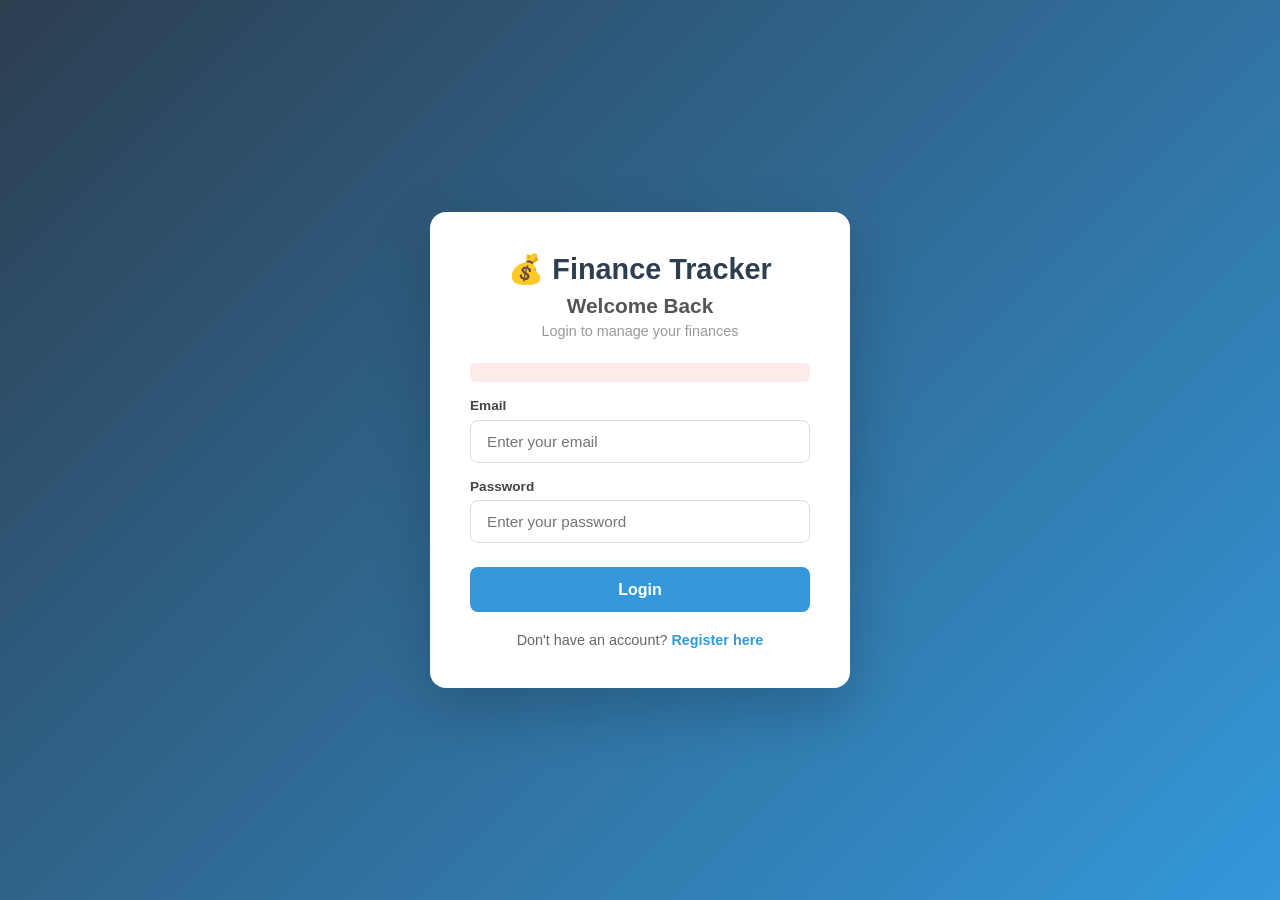
<file: frontend/index.html>
<!doctype html>
<html lang="en">
  <head>
    <meta charset="UTF-8" />
    <meta name="viewport" content="width=device-width, initial-scale=1.0" />
    <title>Login — Finance Tracker</title>
    <link rel="stylesheet" href="css/style.css" />
    <link rel="stylesheet" href="css/auth.css" />
  </head>
  <body>
    <div class="auth-container">
      <div class="auth-card">
        <h1>💰 Finance Tracker</h1>
        <h2>Welcome Back</h2>
        <p class="subtitle">Login to manage your finances</p>

        <div id="error-msg" class="error-msg"></div>

        <div class="form-group">
          <label>Email</label>
          <input type="email" id="email" placeholder="Enter your email" />
        </div>
        <div class="form-group">
          <label>Password</label>
          <input
            type="password"
            id="password"
            placeholder="Enter your password"
          />
        </div>
        <button class="btn-primary" onclick="loginUser()">Login</button>
        <p class="switch-link">
          Don't have an account? <a href="register.html">Register here</a>
        </p>
      </div>
    </div>
    <script src="js/auth.js"></script>
  </body>
</html>
</file>
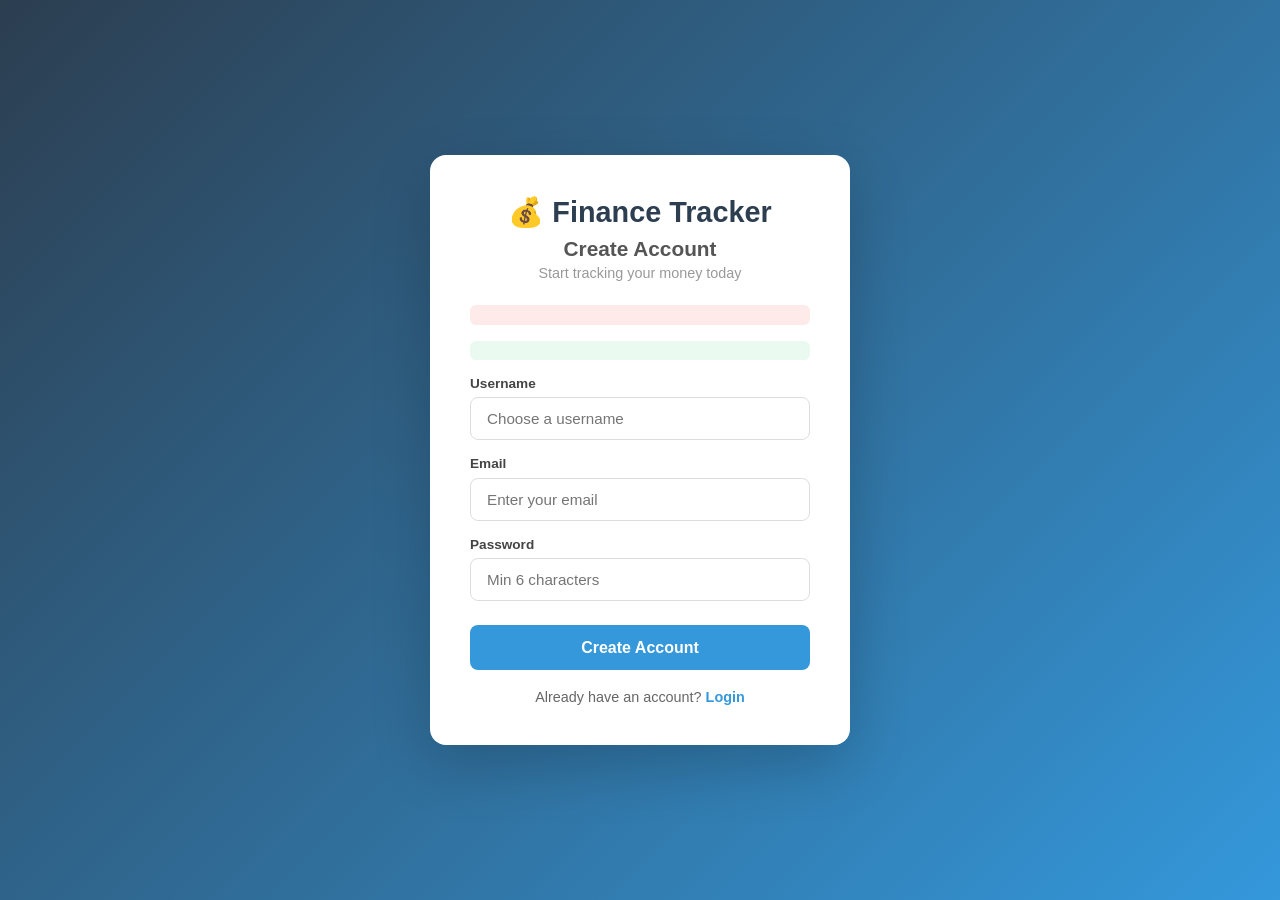
<file: frontend/register.html>
<!doctype html>
<html lang="en">
  <head>
    <meta charset="UTF-8" />
    <meta name="viewport" content="width=device-width, initial-scale=1.0" />
    <title>Register — Finance Tracker</title>
    <link rel="stylesheet" href="css/style.css" />
    <link rel="stylesheet" href="css/auth.css" />
  </head>
  <body>
    <div class="auth-container">
      <div class="auth-card">
        <h1>💰 Finance Tracker</h1>
        <h2>Create Account</h2>
        <p class="subtitle">Start tracking your money today</p>

        <div id="error-msg" class="error-msg"></div>
        <div id="success-msg" class="success-msg"></div>

        <div class="form-group">
          <label>Username</label>
          <input type="text" id="username" placeholder="Choose a username" />
        </div>
        <div class="form-group">
          <label>Email</label>
          <input type="email" id="email" placeholder="Enter your email" />
        </div>
        <div class="form-group">
          <label>Password</label>
          <input type="password" id="password" placeholder="Min 6 characters" />
        </div>
        <button class="btn-primary" onclick="registerUser()">
          Create Account
        </button>
        <p class="switch-link">
          Already have an account? <a href="index.html">Login</a>
        </p>
      </div>
    </div>
    <script src="js/auth.js"></script>
  </body>
</html>
</file>
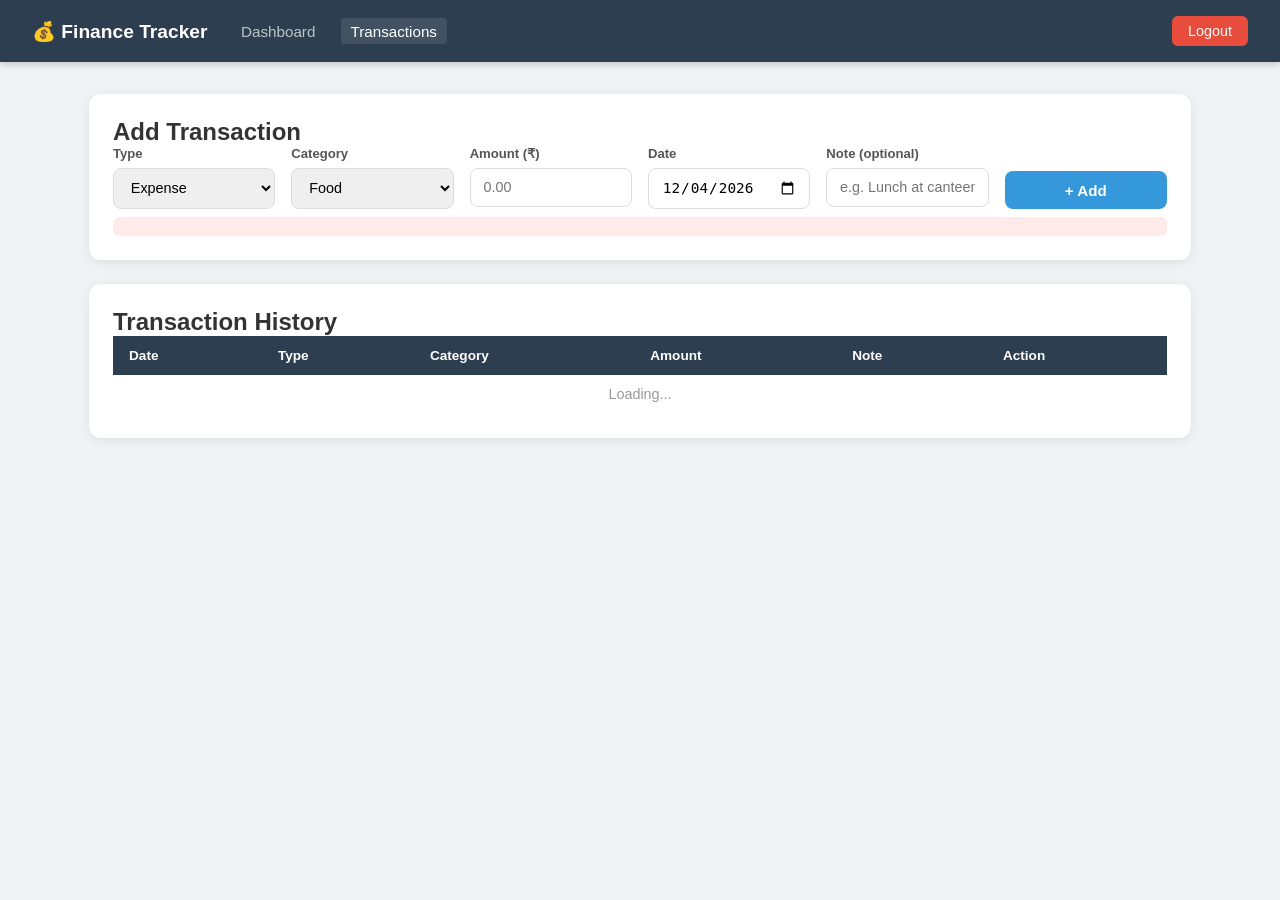
<file: frontend/transactions.html>
<!doctype html>
<html lang="en">
  <head>
    <meta charset="UTF-8" />
    <meta name="viewport" content="width=device-width, initial-scale=1.0" />
    <title>Transactions — Finance Tracker</title>
    <link rel="stylesheet" href="css/style.css" />
  </head>
  <body>
    <nav>
      <span class="nav-brand">💰 Finance Tracker</span>
      <div class="nav-links">
        <a href="dashboard.html">Dashboard</a>
        <a href="transactions.html" class="active">Transactions</a>
      </div>
      <div class="nav-right">
        <span id="nav-username"></span>
        <button class="btn-logout" onclick="logout()">Logout</button>
      </div>
    </nav>

    <div class="container">
      <!-- Add Transaction Form -->
      <div class="card">
        <h2>Add Transaction</h2>
        <div class="form-row">
          <div class="form-group">
            <label>Type</label>
            <select id="type">
              <option value="expense">Expense</option>
              <option value="income">Income</option>
            </select>
          </div>
          <div class="form-group">
            <label>Category</label>
            <select id="category">
              <option>Food</option>
              <option>Transport</option>
              <option>Bills</option>
              <option>Entertainment</option>
              <option>Shopping</option>
              <option>Health</option>
              <option>Education</option>
              <option>Salary</option>
              <option>Freelance</option>
              <option>Other</option>
            </select>
          </div>
          <div class="form-group">
            <label>Amount (₹)</label>
            <input
              type="number"
              id="amount"
              placeholder="0.00"
              min="0"
              step="0.01"
            />
          </div>
          <div class="form-group">
            <label>Date</label>
            <input type="date" id="date" />
          </div>
          <div class="form-group">
            <label>Note (optional)</label>
            <input type="text" id="note" placeholder="e.g. Lunch at canteen" />
          </div>
          <div class="form-group" style="align-self: flex-end">
            <button class="btn-primary" onclick="addTransaction()">
              + Add
            </button>
          </div>
        </div>
        <div id="form-error" class="error-msg" style="margin-top: 0.5rem"></div>
      </div>

      <!-- Transactions Table -->
      <div class="card" style="margin-top: 1.5rem">
        <h2>Transaction History</h2>
        <div class="table-wrapper">
          <table id="transaction-table">
            <thead>
              <tr>
                <th>Date</th>
                <th>Type</th>
                <th>Category</th>
                <th>Amount</th>
                <th>Note</th>
                <th>Action</th>
              </tr>
            </thead>
            <tbody id="transaction-body">
              <tr>
                <td colspan="6" style="text-align: center; color: #999">
                  Loading...
                </td>
              </tr>
            </tbody>
          </table>
        </div>
      </div>
    </div>

    <script src="js/api.js"></script>
    <script src="js/transactions.js"></script>
  </body>
</html>
</file>
<file: frontend/css/style.css>
* {
  margin: 0;
  padding: 0;
  box-sizing: border-box;
}

body {
  font-family: "Segoe UI", Tahoma, Geneva, Verdana, sans-serif;
  background: #f0f2f5;
  color: #333;
}

/* Navbar */
nav {
  background: #2c3e50;
  color: white;
  padding: 1rem 2rem;
  display: flex;
  align-items: center;
  gap: 1.5rem;
  box-shadow: 0 2px 8px rgba(0, 0, 0, 0.2);
}
.nav-brand {
  font-size: 1.2rem;
  font-weight: 700;
}
.nav-links {
  display: flex;
  gap: 1rem;
}
.nav-links a {
  color: #bdc3c7;
  text-decoration: none;
  font-size: 0.95rem;
  padding: 0.3rem 0.6rem;
  border-radius: 4px;
}
.nav-links a:hover,
.nav-links a.active {
  color: white;
  background: rgba(255, 255, 255, 0.1);
}
.nav-right {
  margin-left: auto;
  display: flex;
  align-items: center;
  gap: 1rem;
}
.nav-right span {
  font-size: 0.9rem;
  color: #bdc3c7;
}
.btn-logout {
  background: #e74c3c;
  color: white;
  border: none;
  padding: 0.45rem 1rem;
  border-radius: 6px;
  cursor: pointer;
  font-size: 0.9rem;
}
.btn-logout:hover {
  background: #c0392b;
}

/* Container */
.container {
  max-width: 1150px;
  margin: 2rem auto;
  padding: 0 1.5rem;
}
.page-title {
  margin-bottom: 1.5rem;
  font-size: 1.5rem;
  color: #2c3e50;
}

/* Cards */
.card {
  background: white;
  border-radius: 12px;
  padding: 1.5rem;
  box-shadow: 0 2px 12px rgba(0, 0, 0, 0.08);
}

/* Summary grid */
.summary-grid {
  display: grid;
  grid-template-columns: repeat(3, 1fr);
  gap: 1.2rem;
  margin-bottom: 1.5rem;
}
.summary-card {
  text-align: center;
}
.card-icon {
  font-size: 2rem;
  margin-bottom: 0.5rem;
}
.summary-card h3 {
  font-size: 0.9rem;
  color: #888;
  font-weight: 500;
  margin-bottom: 0.5rem;
}
.summary-card p {
  font-size: 1.8rem;
  font-weight: 700;
}
.income-card p {
  color: #27ae60;
}
.expense-card p {
  color: #e74c3c;
}
.balance-card p {
  color: #2980b9;
}

/* Charts */
.charts-grid {
  display: grid;
  grid-template-columns: 1fr 1fr;
  gap: 1.2rem;
}
.chart-box h3 {
  font-size: 1rem;
  margin-bottom: 1rem;
  color: #555;
}

/* Form row */
.form-row {
  display: flex;
  flex-wrap: wrap;
  gap: 1rem;
  align-items: flex-start;
}
.form-row .form-group {
  flex: 1;
  min-width: 140px;
}
.form-group label {
  display: block;
  font-size: 0.82rem;
  font-weight: 600;
  margin-bottom: 0.4rem;
  color: #555;
}
.form-group input,
.form-group select {
  width: 100%;
  padding: 0.65rem 0.8rem;
  border: 1px solid #ddd;
  border-radius: 8px;
  font-size: 0.9rem;
  outline: none;
}
.form-group input:focus,
.form-group select:focus {
  border-color: #3498db;
}

/* Buttons */
.btn-primary {
  background: #3498db;
  color: white;
  border: none;
  padding: 0.65rem 1.4rem;
  border-radius: 8px;
  cursor: pointer;
  font-size: 0.95rem;
  font-weight: 600;
  width: 100%;
}
.btn-primary:hover {
  background: #2980b9;
}
.btn-delete {
  background: #ffeaea;
  color: #e74c3c;
  border: 1px solid #f5c6cb;
  padding: 0.3rem 0.7rem;
  border-radius: 6px;
  cursor: pointer;
  font-size: 0.8rem;
}
.btn-delete:hover {
  background: #e74c3c;
  color: white;
}

/* Table */
.table-wrapper {
  overflow-x: auto;
}
table {
  width: 100%;
  border-collapse: collapse;
}
th {
  background: #2c3e50;
  color: white;
  padding: 0.75rem 1rem;
  text-align: left;
  font-size: 0.85rem;
}
td {
  padding: 0.7rem 1rem;
  border-bottom: 1px solid #f0f0f0;
  font-size: 0.9rem;
}
tr:last-child td {
  border-bottom: none;
}
.income-row td {
  background: #f9fff9;
}
.expense-row td {
  background: #fff9f9;
}
.income-amount {
  color: #27ae60;
  font-weight: 600;
}
.expense-amount {
  color: #e74c3c;
  font-weight: 600;
}

/* Badges */
.badge {
  padding: 0.25rem 0.6rem;
  border-radius: 20px;
  font-size: 0.75rem;
  font-weight: 600;
  text-transform: capitalize;
}
.badge-income {
  background: #d5f5e3;
  color: #1e8449;
}
.badge-expense {
  background: #fde8e8;
  color: #c0392b;
}

/* Error/Success messages */
.error-msg {
  color: #e74c3c;
  background: #ffeaea;
  padding: 0.6rem 0.8rem;
  border-radius: 6px;
  font-size: 0.88rem;
}
.success-msg {
  color: #27ae60;
  background: #eafaf1;
  padding: 0.6rem 0.8rem;
  border-radius: 6px;
  font-size: 0.88rem;
}

/* Responsive */
@media (max-width: 768px) {
  .summary-grid {
    grid-template-columns: 1fr;
  }
  .charts-grid {
    grid-template-columns: 1fr;
  }
}
</file>
<file: frontend/css/auth.css>
.auth-container {
  min-height: 100vh;
  display: flex;
  align-items: center;
  justify-content: center;
  background: linear-gradient(135deg, #2c3e50, #3498db);
}

.auth-card {
  background: white;
  padding: 2.5rem;
  border-radius: 16px;
  width: 100%;
  max-width: 420px;
  box-shadow: 0 20px 60px rgba(0, 0, 0, 0.2);
  text-align: center;
}

.auth-card h1 {
  font-size: 1.8rem;
  margin-bottom: 0.5rem;
  color: #2c3e50;
}
.auth-card h2 {
  font-size: 1.3rem;
  color: #555;
  margin-bottom: 0.3rem;
}
.subtitle {
  color: #999;
  font-size: 0.9rem;
  margin-bottom: 1.5rem;
}

.form-group {
  text-align: left;
  margin-bottom: 1rem;
}
.form-group label {
  display: block;
  font-size: 0.85rem;
  font-weight: 600;
  margin-bottom: 0.4rem;
  color: #444;
}
.form-group input {
  width: 100%;
  padding: 0.75rem 1rem;
  border: 1px solid #ddd;
  border-radius: 8px;
  font-size: 0.95rem;
  outline: none;
  transition: border 0.2s;
}
.form-group input:focus {
  border-color: #3498db;
}

.btn-primary {
  width: 100%;
  padding: 0.85rem;
  background: #3498db;
  color: white;
  border: none;
  border-radius: 8px;
  font-size: 1rem;
  font-weight: 600;
  cursor: pointer;
  margin-top: 0.5rem;
  transition: background 0.2s;
}
.btn-primary:hover {
  background: #2980b9;
}

.error-msg {
  color: #e74c3c;
  background: #ffeaea;
  padding: 0.6rem;
  border-radius: 6px;
  margin-bottom: 1rem;
  font-size: 0.9rem;
  min-height: 0;
}
.success-msg {
  color: #27ae60;
  background: #eafaf1;
  padding: 0.6rem;
  border-radius: 6px;
  margin-bottom: 1rem;
  font-size: 0.9rem;
}
.switch-link {
  margin-top: 1.2rem;
  font-size: 0.9rem;
  color: #666;
}
.switch-link a {
  color: #3498db;
  text-decoration: none;
  font-weight: 600;
}
</file>
